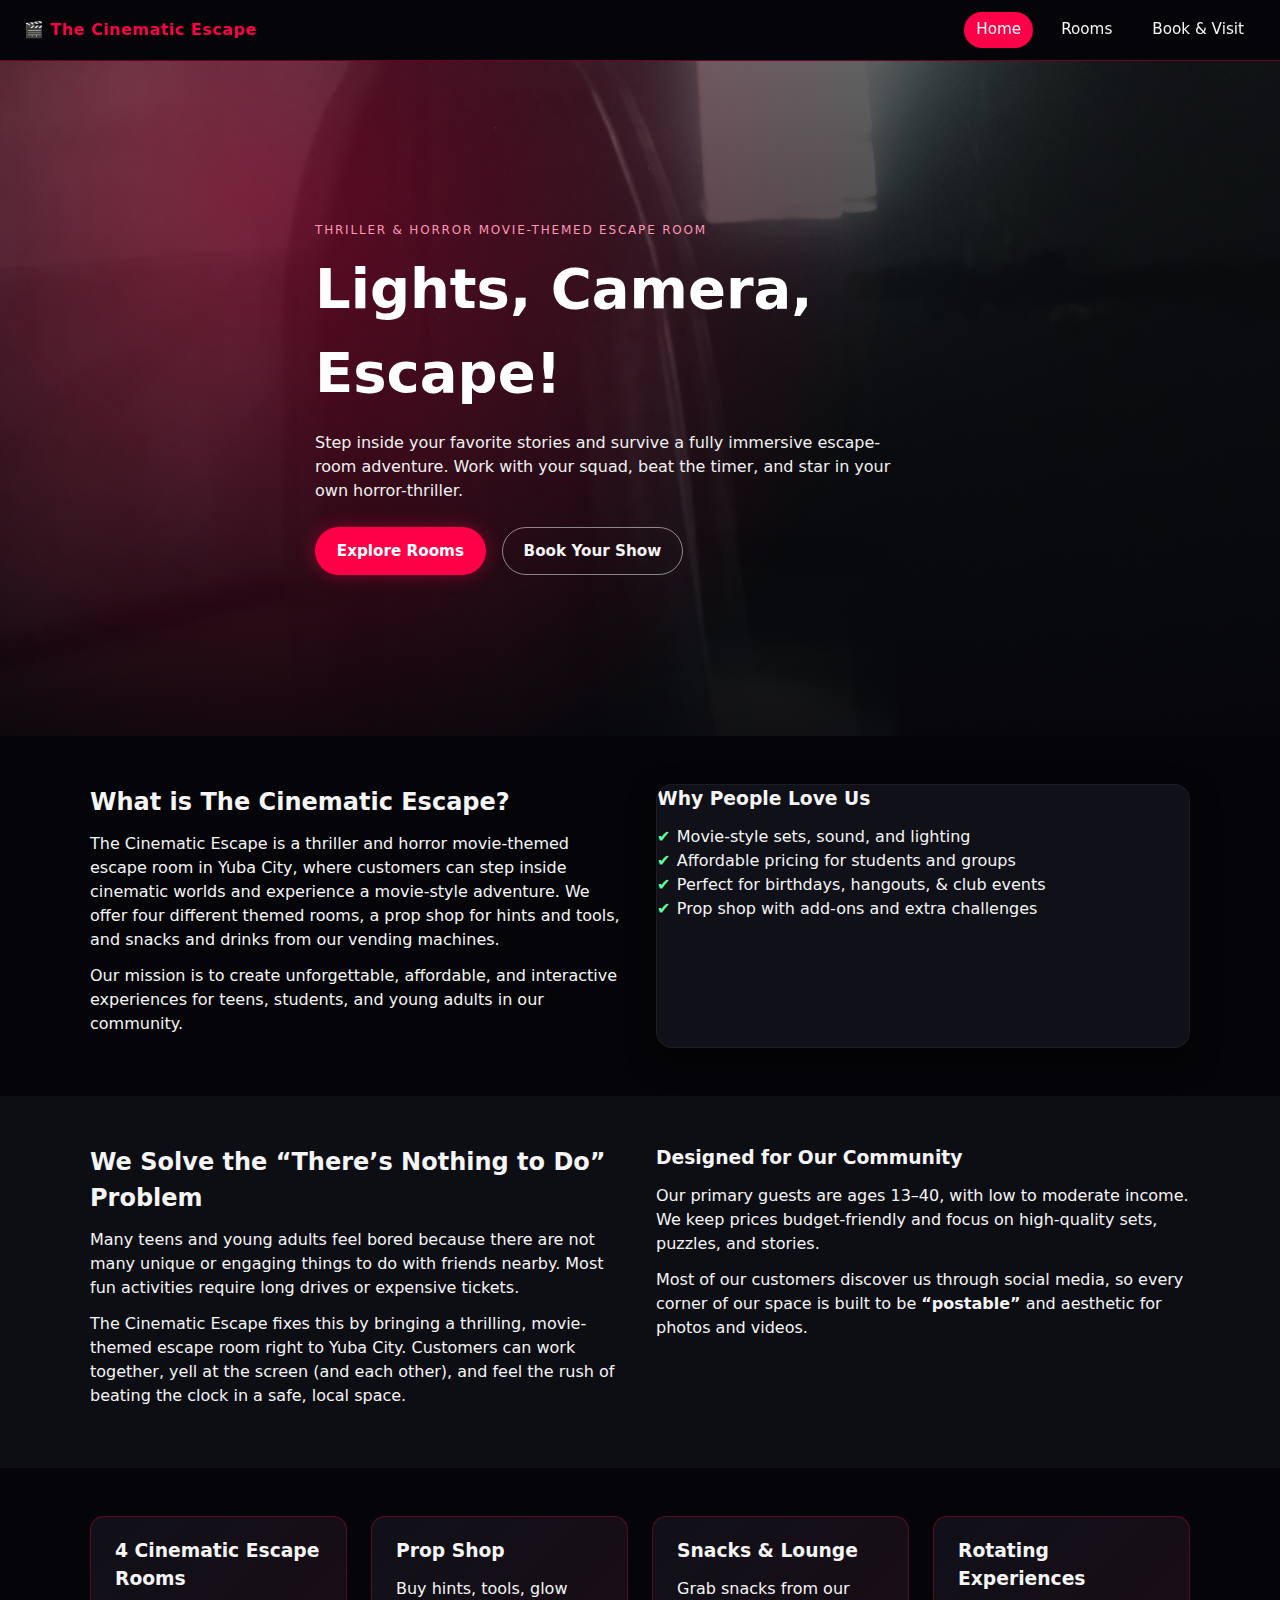
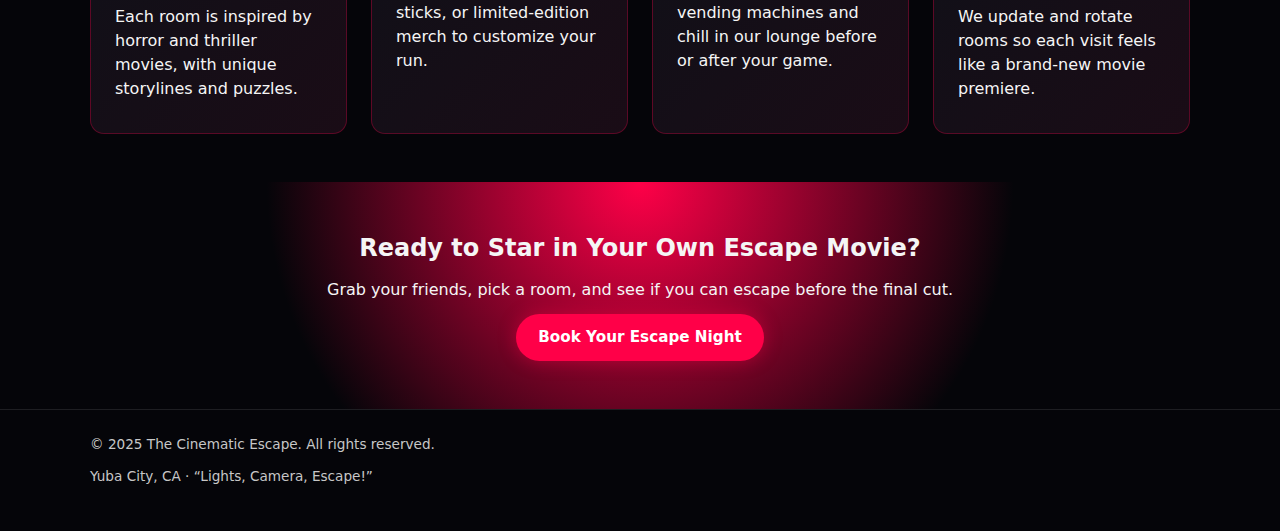
<file: index.html>
<!DOCTYPE html>
<html lang="en">
<head>
    <meta charset="UTF-8">
    <title>The Cinematic Escape | Lights, Camera, Escape!</title>
    <meta name="viewport" content="width=device-width, initial-scale=1.0">
    <link rel="stylesheet" href="styles.css">
    <script defer src="script.js"></script>
</head>
<body>
<header class="site-header">
    <div class="logo">🎬 The Cinematic Escape</div>
    <nav class="nav">
        <a href="index.html" class="nav-link active">Home</a>
        <a href="rooms.html" class="nav-link">Rooms</a>
        <a href="book.html" class="nav-link">Book & Visit</a>
    </nav>
    <button class="menu-toggle" aria-label="Toggle navigation">☰</button>
</header>

<main>
    <!-- HERO SECTION -->
    <section class="hero">
        <div class="hero-overlay"></div>
        <div class="hero-content">
            <p class="hero-kicker">Thriller & Horror Movie-Themed Escape Room</p>
            <h1>Lights, Camera, Escape!</h1>
            <p class="hero-text">
                Step inside your favorite stories and survive a fully immersive escape-room adventure.
                Work with your squad, beat the timer, and star in your own horror-thriller.
            </p>
            <div class="hero-actions">
                <a href="rooms.html" class="btn btn-primary">Explore Rooms</a>
                <a href="book.html" class="btn btn-ghost">Book Your Show</a>
            </div>
        </div>
    </section>

    <!-- ABOUT / MISSION -->
    <section class="section" id="about">
        <div class="section-inner two-column">
            <div>
                <h2>What is The Cinematic Escape?</h2>
                <p>
                    The Cinematic Escape is a thriller and horror movie-themed escape room in Yuba City,
                    where customers can step inside cinematic worlds and experience a movie-style adventure.
                    We offer four different themed rooms, a prop shop for hints and tools, and
                    snacks and drinks from our vending machines.
                </p>
                <p>
                    Our mission is to create unforgettable, affordable, and interactive experiences
                    for teens, students, and young adults in our community.
                </p>
            </div>
            <div class="card highlight-card">
                <h3>Why People Love Us</h3>
                <ul class="checklist">
                    <li>Movie-style sets, sound, and lighting</li>
                    <li>Affordable pricing for students and groups</li>
                    <li>Perfect for birthdays, hangouts, & club events</li>
                    <li>Prop shop with add-ons and extra challenges</li>
                </ul>
            </div>
        </div>
    </section>

    <!-- PROBLEM WE SOLVE -->
    <section class="section section-alt">
        <div class="section-inner two-column">
            <div>
                <h2>We Solve the “There’s Nothing to Do” Problem</h2>
                <p>
                    Many teens and young adults feel bored because there are not many unique or
                    engaging things to do with friends nearby. Most fun activities require long drives
                    or expensive tickets.
                </p>
                <p>
                    The Cinematic Escape fixes this by bringing a thrilling, movie-themed escape room
                    right to Yuba City. Customers can work together, yell at the screen (and each other),
                    and feel the rush of beating the clock in a safe, local space.
                </p>
            </div>
            <div>
                <h3>Designed for Our Community</h3>
                <p>
                    Our primary guests are ages 13–40, with low to moderate income. We keep prices
                    budget-friendly and focus on high-quality sets, puzzles, and stories.
                </p>
                <p>
                    Most of our customers discover us through social media, so every corner of our
                    space is built to be <strong>“postable”</strong> and aesthetic for photos and videos.
                </p>
            </div>
        </div>
    </section>

    <!-- FEATURES STRIP -->
    <section class="section">
        <div class="features-grid">
            <div class="feature">
                <h3>4 Cinematic Escape Rooms</h3>
                <p>Each room is inspired by horror and thriller movies, with unique storylines and puzzles.</p>
            </div>
            <div class="feature">
                <h3>Prop Shop</h3>
                <p>Buy hints, tools, glow sticks, or limited-edition merch to customize your run.</p>
            </div>
            <div class="feature">
                <h3>Snacks & Lounge</h3>
                <p>Grab snacks from our vending machines and chill in our lounge before or after your game.</p>
            </div>
            <div class="feature">
                <h3>Rotating Experiences</h3>
                <p>We update and rotate rooms so each visit feels like a brand-new movie premiere.</p>
            </div>
        </div>
    </section>

    <!-- CALL TO ACTION -->
    <section class="section section-cta">
        <div class="section-inner center-text">
            <h2>Ready to Star in Your Own Escape Movie?</h2>
            <p>Grab your friends, pick a room, and see if you can escape before the final cut.</p>
            <a href="book.html" class="btn btn-primary">Book Your Escape Night</a>
        </div>
    </section>
</main>

<footer class="site-footer">
    <div class="footer-inner">
        <p>&copy; 2025 The Cinematic Escape. All rights reserved.</p>
        <p>Yuba City, CA · “Lights, Camera, Escape!”</p>
    </div>
</footer>
</body>
</html>
</file>
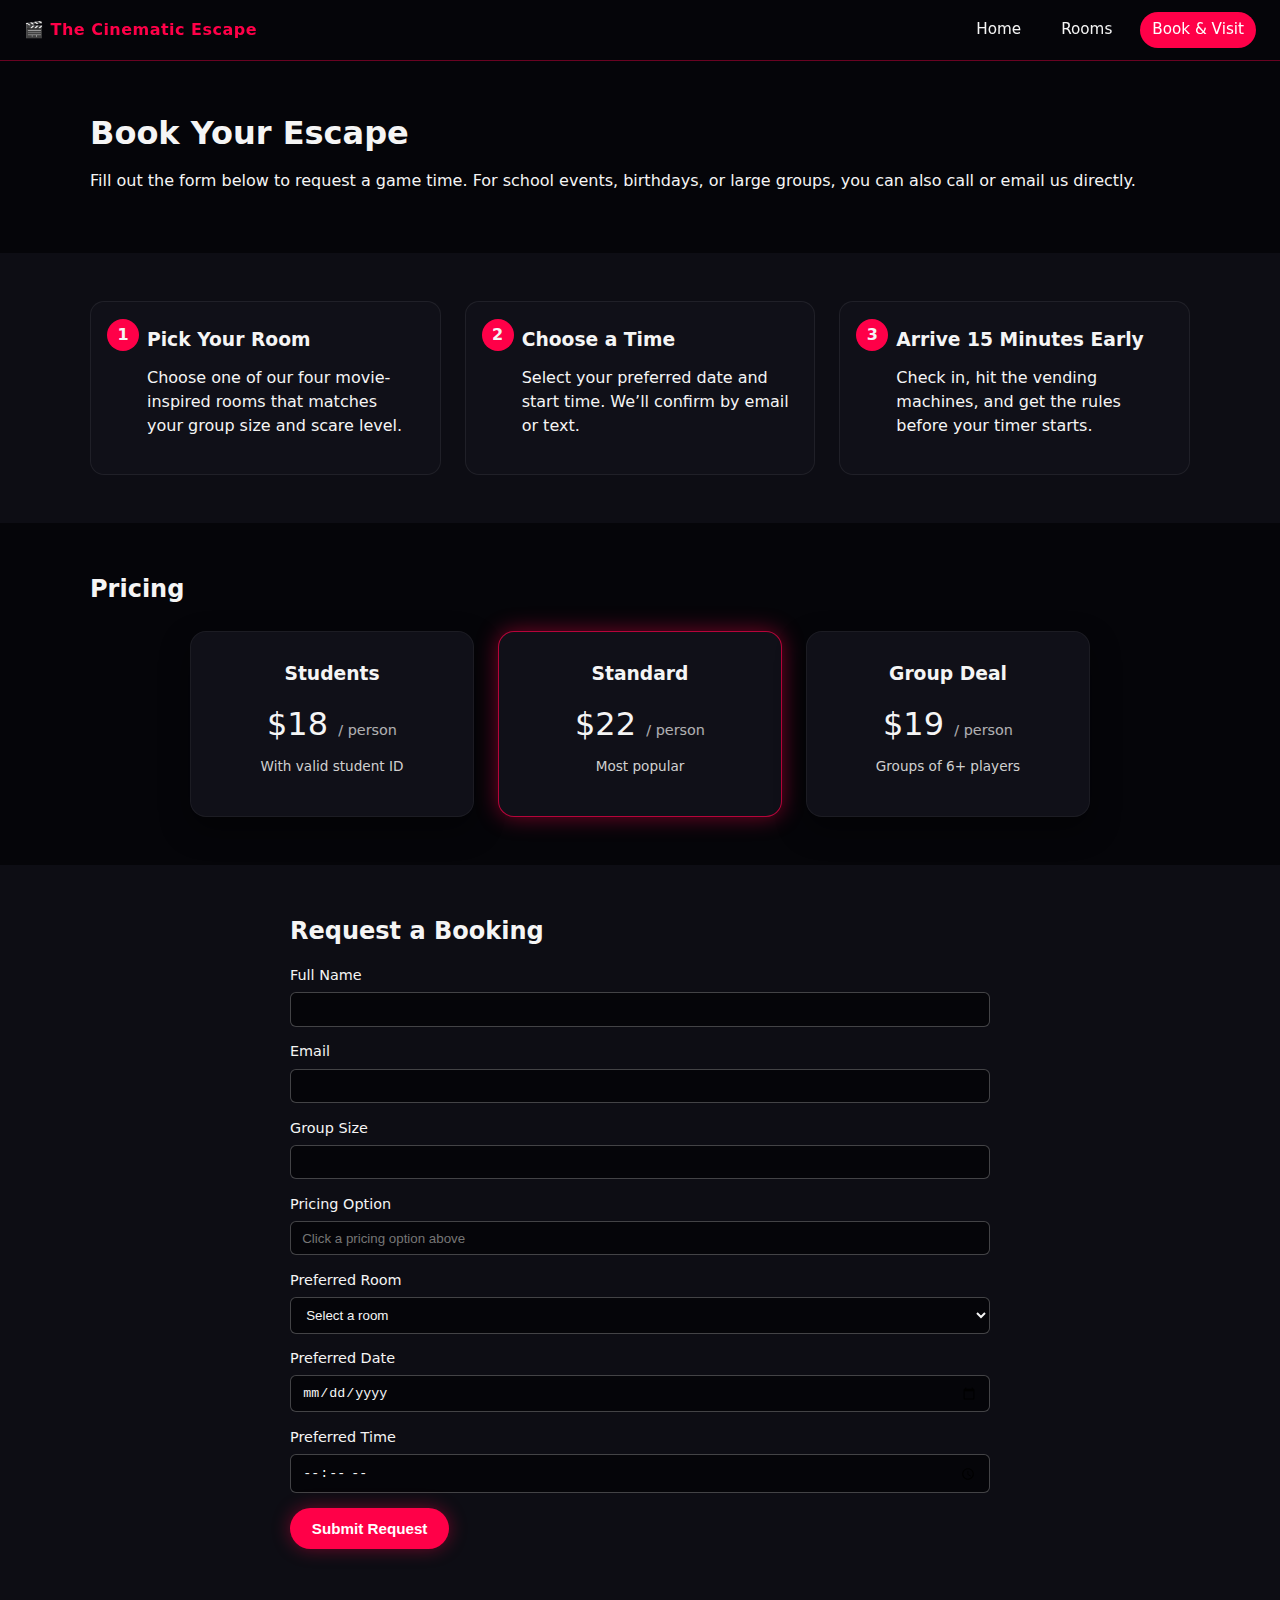
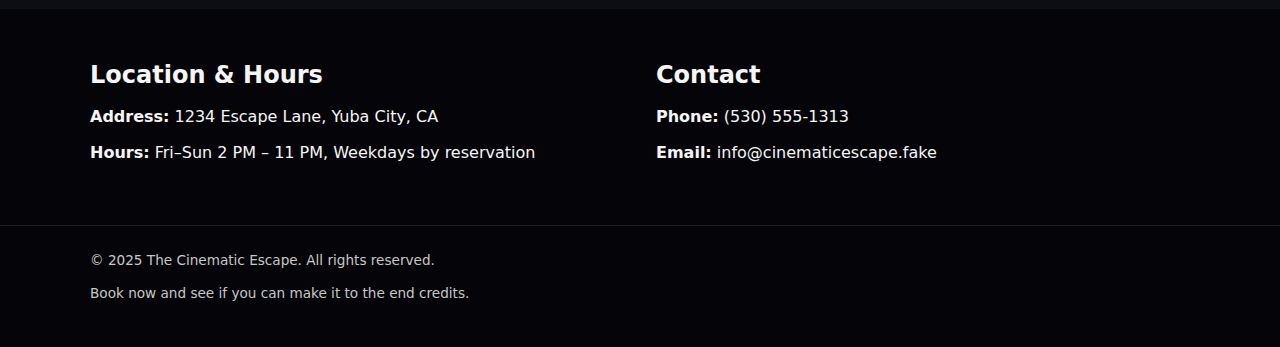
<file: book.html>
<!DOCTYPE html>
<html lang="en">
<head>
    <meta charset="UTF-8">
    <title>Book & Visit | The Cinematic Escape</title>
    <meta name="viewport" content="width=device-width, initial-scale=1.0">
    <link rel="stylesheet" href="styles.css">
    <script defer src="script.js"></script>
</head>
<body>
<header class="site-header">
    <div class="logo">🎬 The Cinematic Escape</div>
    <nav class="nav">
        <a href="index.html" class="nav-link">Home</a>
        <a href="rooms.html" class="nav-link">Rooms</a>
        <a href="book.html" class="nav-link active">Book & Visit</a>
    </nav>
    <button class="menu-toggle" aria-label="Toggle navigation">☰</button>
</header>

<main>
    <section class="section">
        <div class="section-inner">
            <h1>Book Your Escape</h1>
            <p>
                Fill out the form below to request a game time. For school events, birthdays, or
                large groups, you can also call or email us directly.
            </p>
        </div>
    </section>

    <!-- HOW IT WORKS -->
    <section class="section section-alt">
        <div class="steps-grid">
            <div class="step">
                <span class="step-number">1</span>
                <h3>Pick Your Room</h3>
                <p>Choose one of our four movie-inspired rooms that matches your group size and scare level.</p>
            </div>
            <div class="step">
                <span class="step-number">2</span>
                <h3>Choose a Time</h3>
                <p>Select your preferred date and start time. We’ll confirm by email or text.</p>
            </div>
            <div class="step">
                <span class="step-number">3</span>
                <h3>Arrive 15 Minutes Early</h3>
                <p>Check in, hit the vending machines, and get the rules before your timer starts.</p>
            </div>
        </div>
    </section>

    <!-- PRICING -->
    <section class="section">
        <div class="section-inner">
            <h2>Pricing</h2>
            <div class="pricing-grid">
                <div class="card pricing-card" data-plan="Students">
                    <h3>Students</h3>
                    <p class="price">$18 <span>/ person</span></p>
                    <p class="note">With valid student ID</p>
                </div>
                <div class="card pricing-card featured" data-plan="Standard">
                    <h3>Standard</h3>
                    <p class="price">$22 <span>/ person</span></p>
                    <p class="note">Most popular</p>
                </div>
                <div class="card pricing-card" data-plan="Group Deal">
                    <h3>Group Deal</h3>
                    <p class="price">$19 <span>/ person</span></p>
                    <p class="note">Groups of 6+ players</p>
                </div>
            </div>
        </div>
    </section>

    <!-- BOOKING FORM -->
    <section class="section section-alt">
        <div class="section-inner form-wrapper">
            <h2>Request a Booking</h2>
            <p id="selected-plan" class="selected-plan"></p>

            <form id="booking-form" class="booking-form">
                <div class="form-row">
                    <label for="name">Full Name</label>
                    <input type="text" id="name" required>
                </div>
                <div class="form-row">
                    <label for="email">Email</label>
                    <input type="email" id="email" required>
                </div>
                <div class="form-row">
                    <label for="group-size">Group Size</label>
                    <input type="number" id="group-size" min="2" max="10" required>
                </div>
                <div class="form-row">
                    <label for="plan">Pricing Option</label>
                    <input type="text" id="plan" readonly placeholder="Click a pricing option above">
                </div>
                <div class="form-row">
                    <label for="room">Preferred Room</label>
                    <select id="room" required>
                        <option value="">Select a room</option>
                        <option>The Final Cut</option>
                        <option>Detention After Dark</option>
                        <option>The Forgotten Lab</option>
                        <option>Apartment 13B</option>
                    </select>
                </div>
                <div class="form-row">
                    <label for="date">Preferred Date</label>
                    <input type="date" id="date" required>
                </div>
                <div class="form-row">
                    <label for="time">Preferred Time</label>
                    <input type="time" id="time" required>
                </div>
                <button type="submit" class="btn btn-primary">Submit Request</button>
                <p id="form-message" class="form-message" aria-live="polite"></p>
            </form>
        </div>
    </section>

    <!-- CONTACT INFO -->
    <section class="section">
        <div class="section-inner two-column">
            <div>
                <h2>Location & Hours</h2>
                <p><strong>Address:</strong> 1234 Escape Lane, Yuba City, CA</p>
                <p><strong>Hours:</strong> Fri–Sun 2 PM – 11 PM, Weekdays by reservation</p>
            </div>
            <div>
                <h2>Contact</h2>
                <p><strong>Phone:</strong> (530) 555-1313</p>
                <p><strong>Email:</strong> info@cinematicescape.fake</p>
            </div>
        </div>
    </section>
</main>

<footer class="site-footer">
    <div class="footer-inner">
        <p>&copy; 2025 The Cinematic Escape. All rights reserved.</p>
        <p>Book now and see if you can make it to the end credits.</p>
    </div>
</footer>
</body>
</html>
</file>
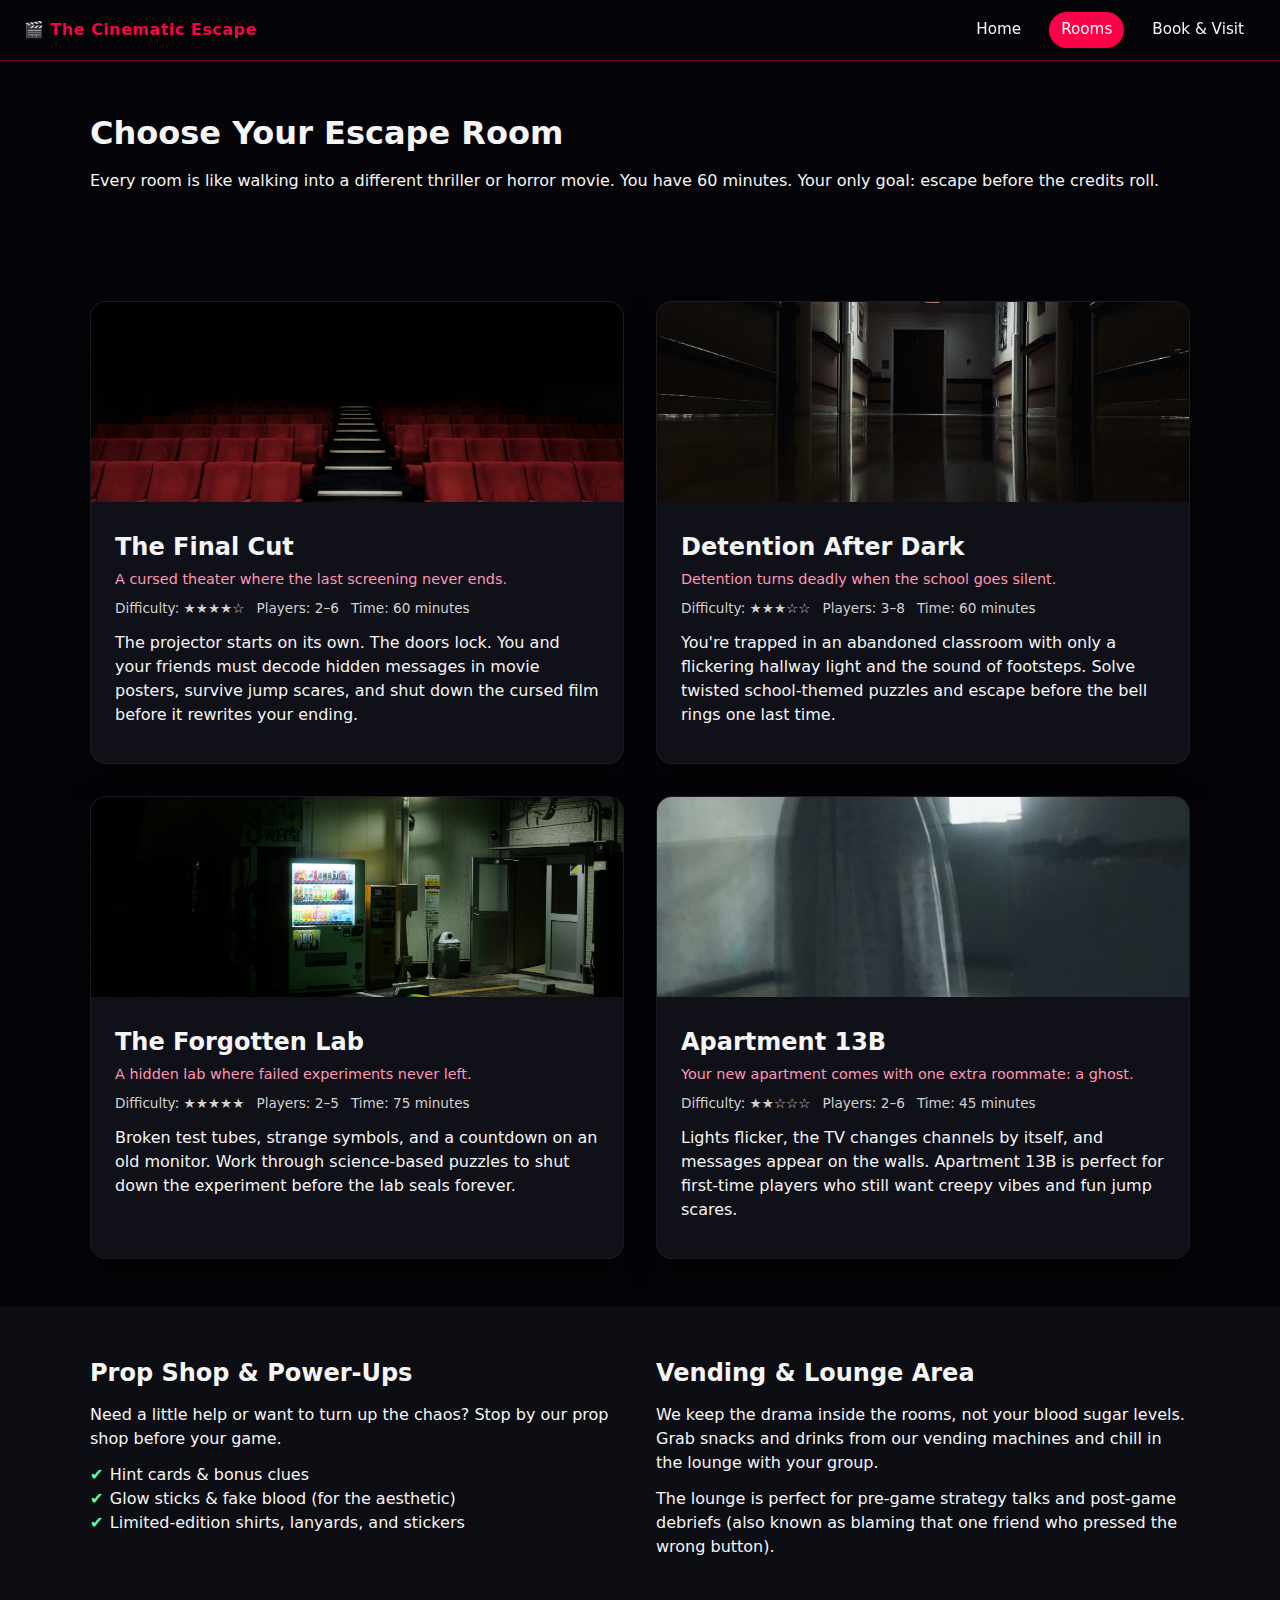
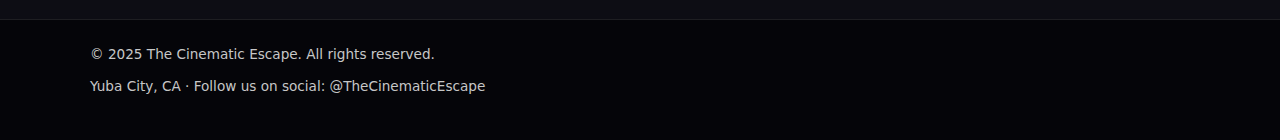
<file: rooms.html>
<!DOCTYPE html>
<html lang="en">
<head>
    <meta charset="UTF-8">
    <title>Rooms | The Cinematic Escape</title>
    <meta name="viewport" content="width=device-width, initial-scale=1.0">
    <link rel="stylesheet" href="styles.css">
    <script defer src="script.js"></script>
</head>
<body>
<header class="site-header">
    <div class="logo">🎬 The Cinematic Escape</div>
    <nav class="nav">
        <a href="index.html" class="nav-link">Home</a>
        <a href="rooms.html" class="nav-link active">Rooms</a>
        <a href="book.html" class="nav-link">Book & Visit</a>
    </nav>
    <button class="menu-toggle" aria-label="Toggle navigation">☰</button>
</header>

<main>
    <section class="section">
        <div class="section-inner">
            <h1>Choose Your Escape Room</h1>
            <p>
                Every room is like walking into a different thriller or horror movie.
                You have 60 minutes. Your only goal: escape before the credits roll.
            </p>
        </div>
    </section>

    <section class="section">
        <div class="cards-grid">
            <!-- ROOM 1 -->
            <article class="card room-card">
                <img src="images/neontheather-room.jpg" alt="Dark neon movie theater escape room" class="card-image">
                <div class="card-body">
                    <h2>The Final Cut</h2>
                    <p class="room-tagline">A cursed theater where the last screening never ends.</p>
                    <ul class="room-meta">
                        <li>Difficulty: ★★★★☆</li>
                        <li>Players: 2–6</li>
                        <li>Time: 60 minutes</li>
                    </ul>
                    <p>
                        The projector starts on its own. The doors lock. You and your friends must
                        decode hidden messages in movie posters, survive jump scares, and shut down
                        the cursed film before it rewrites your ending.
                    </p>
                </div>
            </article>

            <!-- ROOM 2 -->
            <article class="card room-card">
                <img src="images/schoolafterdark-room.jpg" alt="Group solving escape room puzzles" class="card-image">
                <div class="card-body">
                    <h2>Detention After Dark</h2>
                    <p class="room-tagline">Detention turns deadly when the school goes silent.</p>
                    <ul class="room-meta">
                        <li>Difficulty: ★★★☆☆</li>
                        <li>Players: 3–8</li>
                        <li>Time: 60 minutes</li>
                    </ul>
                    <p>
                        You're trapped in an abandoned classroom with only a flickering hallway light
                        and the sound of footsteps. Solve twisted school-themed puzzles and escape
                        before the bell rings one last time.
                    </p>
                </div>
            </article>

            <!-- ROOM 3 -->
            <article class="card room-card">
                <img src="images/scarlab-room.jpg" alt="Creepy lab escape room" class="card-image">
                <div class="card-body">
                    <h2>The Forgotten Lab</h2>
                    <p class="room-tagline">A hidden lab where failed experiments never left.</p>
                    <ul class="room-meta">
                        <li>Difficulty: ★★★★★</li>
                        <li>Players: 2–5</li>
                        <li>Time: 75 minutes</li>
                    </ul>
                    <p>
                        Broken test tubes, strange symbols, and a countdown on an old monitor.
                        Work through science-based puzzles to shut down the experiment before
                        the lab seals forever.
                    </p>
                </div>
            </article>

            <!-- ROOM 4 -->
            <article class="card room-card">
                <img src="images/apartmentghost-room.jpg" alt="Immersive horror escape room scene" class="card-image">
                <div class="card-body">
                    <h2>Apartment 13B</h2>
                    <p class="room-tagline">Your new apartment comes with one extra roommate: a ghost.</p>
                    <ul class="room-meta">
                        <li>Difficulty: ★★☆☆☆</li>
                        <li>Players: 2–6</li>
                        <li>Time: 45 minutes</li>
                    </ul>
                    <p>
                        Lights flicker, the TV changes channels by itself, and messages appear on the walls.
                        Apartment 13B is perfect for first-time players who still want creepy vibes
                        and fun jump scares.
                    </p>
                </div>
            </article>
        </div>
    </section>

    <!-- PROP SHOP & AMENITIES -->
    <section class="section section-alt">
        <div class="section-inner two-column">
            <div>
                <h2>Prop Shop & Power-Ups</h2>
                <p>
                    Need a little help or want to turn up the chaos? Stop by our prop shop before your game.
                </p>
                <ul class="checklist">
                    <li>Hint cards & bonus clues</li>
                    <li>Glow sticks & fake blood (for the aesthetic)</li>
                    <li>Limited-edition shirts, lanyards, and stickers</li>
                </ul>
            </div>
            <div>
                <h2>Vending & Lounge Area</h2>
                <p>
                    We keep the drama inside the rooms, not your blood sugar levels.
                    Grab snacks and drinks from our vending machines and chill in the lounge with your group.
                </p>
                <p>
                    The lounge is perfect for pre-game strategy talks and post-game debriefs
                    (also known as blaming that one friend who pressed the wrong button).
                </p>
            </div>
        </div>
    </section>
</main>

<footer class="site-footer">
    <div class="footer-inner">
        <p>&copy; 2025 The Cinematic Escape. All rights reserved.</p>
        <p>Yuba City, CA · Follow us on social: @TheCinematicEscape</p>
    </div>
</footer>
</body>
</html>
</file>
<file: styles.css>
/* BASIC RESET */
*,
*::before,
*::after {
    box-sizing: border-box;
    margin: 0;
    padding: 0;
}

body {
    font-family: system-ui, -apple-system, BlinkMacSystemFont, "Segoe UI", sans-serif;
    background-color: #050509;
    color: #f5f5f5;
    line-height: 1.5;
}

/* GLOBAL LAYOUT */
.section {
    padding: 3rem 1.5rem;
}

.section-alt {
    background: #0d0d14;
}

.section-inner {
    max-width: 1100px;
    margin: 0 auto;
}

.two-column {
    display: grid;
    gap: 2rem;
}

.center-text {
    text-align: center;
}

/* HEADER & NAV */
.site-header {
    position: sticky;
    top: 0;
    z-index: 100;
    display: flex;
    align-items: center;
    justify-content: space-between;
    padding: 0.75rem 1.5rem;
    background: rgba(5, 5, 9, 0.95);
    border-bottom: 1px solid rgba(255, 0, 72, 0.4);
    backdrop-filter: blur(8px);
}

.logo {
    font-weight: 700;
    letter-spacing: 0.03em;
    color: #ff0048;
}

.nav {
    display: flex;
    gap: 1rem;
}

.nav-link {
    color: #f5f5f5;
    text-decoration: none;
    font-size: 0.95rem;
    padding: 0.4rem 0.75rem;
    border-radius: 999px;
    transition: background 0.2s, color 0.2s;
}

.nav-link:hover {
    background: rgba(255, 255, 255, 0.08);
}

.nav-link.active {
    background: #ff0048;
    color: white;
}

.menu-toggle {
    display: none;
    background: none;
    border: none;
    color: #f5f5f5;
    font-size: 1.5rem;
}

/* HERO */
.hero {
    position: relative;
    height: 75vh;
    min-height: 420px;
    display: flex;
    align-items: center;
    justify-content: center;
    text-align: left;
    color: #fff;
    padding: 0 1.5rem;
    background-image: linear-gradient(
            to bottom,
            rgba(0,0,0,0.6),
            rgba(5,5,9,0.95)
        ),
        url("images/apartmentghost-room.jpg");
    background-size: cover;
    background-position: center;
}

.hero-overlay {
    position: absolute;
    inset: 0;
    background: radial-gradient(circle at 20% 20%, rgba(255,0,72,0.35), transparent 55%);
    pointer-events: none;
}

.hero-content {
    position: relative;
    max-width: 650px;
    z-index: 1;
}

.hero-kicker {
    text-transform: uppercase;
    letter-spacing: 0.15em;
    font-size: 0.75rem;
    color: #ff96b7;
    margin-bottom: 0.5rem;
}

.hero h1 {
    font-size: clamp(2.4rem, 5vw, 3.5rem);
    margin-bottom: 1rem;
}

.hero-text {
    font-size: 1rem;
    max-width: 90%;
    margin-bottom: 1.5rem;
    color: #f1f1f1;
}

.hero-actions {
    display: flex;
    gap: 1rem;
}

/* BUTTONS */
.btn {
    display: inline-block;
    padding: 0.7rem 1.3rem;
    border-radius: 999px;
    text-decoration: none;
    font-weight: 600;
    font-size: 0.95rem;
    border: 1px solid transparent;
    cursor: pointer;
    transition: transform 0.15s, box-shadow 0.15s, background 0.15s, color 0.15s;
}

.btn-primary {
    background: #ff0048;
    color: #fff;
    box-shadow: 0 0 18px rgba(255,0,72,0.4);
}

.btn-primary:hover {
    transform: translateY(-1px);
    box-shadow: 0 0 25px rgba(255,0,72,0.6);
}

.btn-ghost {
    background: transparent;
    color: #f5f5f5;
    border-color: rgba(255,255,255,0.5);
}

.btn-ghost:hover {
    background: rgba(255,255,255,0.08);
}

/* TYPOGRAPHY */
h1, h2, h3, h4 {
    font-weight: 700;
    margin-bottom: 0.75rem;
}

p {
    margin-bottom: 0.75rem;
}

ul {
    list-style: none;
}

/* CARDS & GRIDS */
.cards-grid {
    max-width: 1100px;
    margin: 0 auto;
    display: grid;
    gap: 2rem;
}

.card {
    background: #101018;
    border-radius: 16px;
    overflow: hidden;
    border: 1px solid rgba(255,255,255,0.05);
    box-shadow: 0 12px 30px rgba(0,0,0,0.45);
}

.card-image {
    width: 100%;
    height: 200px;
    object-fit: cover;
}

.card-body {
    padding: 1.25rem 1.5rem 1.5rem;
}

.room-card h2 {
    margin-bottom: 0.25rem;
}

.room-tagline {
    font-size: 0.9rem;
    color: #ff96b7;
    margin-bottom: 0.5rem;
}

.room-meta {
    display: flex;
    flex-wrap: wrap;
    gap: 0.75rem;
    font-size: 0.85rem;
    color: #d0d0d0;
    margin-bottom: 0.75rem;
}

/* FEATURE STRIP */
.features-grid {
    max-width: 1100px;
    margin: 0 auto;
    display: grid;
    gap: 1.5rem;
}

.feature {
    padding: 1.25rem 1.5rem;
    border-radius: 14px;
    background: linear-gradient(135deg, #101018, #1a0c16);
    border: 1px solid rgba(255,0,72,0.3);
}

/* CHECKLIST */
.checklist {
    list-style: none;
    padding-left: 0;
}

.checklist li::before {
    content: "✔";
    margin-right: 0.4rem;
    color: #5cff9b;
}

/* CTA SECTION */
.section-cta {
    background: radial-gradient(circle at top, #ff0048 0, #050509 55%);
}

/* STEPS */
.steps-grid {
    max-width: 1100px;
    margin: 0 auto;
    display: grid;
    gap: 1.5rem;
}

.step {
    position: relative;
    padding: 1.5rem 1.5rem 1.5rem 3.5rem;
    border-radius: 14px;
    background: #101018;
    border: 1px solid rgba(255,255,255,0.07);
}

.step-number {
    position: absolute;
    left: 1rem;
    top: 1.1rem;
    width: 2rem;
    height: 2rem;
    border-radius: 999px;
    background: #ff0048;
    display: inline-flex;
    align-items: center;
    justify-content: center;
    font-weight: 700;
}

/* PRICING */
.pricing-grid {
    display: grid;
    gap: 1.5rem;
    max-width: 900px;
    margin: 1.5rem auto 0;
}

.pricing-card {
    text-align: center;
    padding: 1.75rem 1.5rem;
    cursor: pointer;
    transition: border 0.15s, box-shadow 0.15s, transform 0.15s;
}

.pricing-card:hover {
    transform: translateY(-2px);
    box-shadow: 0 0 22px rgba(255,0,72,0.35);
}

.pricing-card.featured {
    border-color: rgba(255,0,72,0.7);
    box-shadow: 0 0 22px rgba(255,0,72,0.45);
}

.pricing-card.selected {
    border-color: rgba(92,255,155,0.8);
    box-shadow: 0 0 24px rgba(92,255,155,0.6);
}

.price {
    font-size: 2rem;
    margin: 0.5rem 0;
}

.price span {
    font-size: 0.9rem;
    opacity: 0.7;
}

.note {
    font-size: 0.85rem;
    color: #d0d0d0;
}

.tiny-text {
    font-size: 0.75rem;
    color: #b3b3b3;
    margin-top: 0.75rem;
}

/* FORM */
.form-wrapper {
    max-width: 700px;
    margin: 0 auto;
}

.booking-form {
    margin-top: 1rem;
}

.form-row {
    margin-bottom: 0.9rem;
    display: flex;
    flex-direction: column;
    gap: 0.35rem;
}

label {
    font-size: 0.9rem;
}

input,
select {
    padding: 0.55rem 0.7rem;
    border-radius: 6px;
    border: 1px solid rgba(255,255,255,0.25);
    background: #050509;
    color: #f5f5f5;
}

input:focus,
select:focus {
    outline: 2px solid #ff0048;
    outline-offset: 1px;
}

.form-message {
    margin-top: 0.75rem;
    font-size: 0.9rem;
}

.selected-plan {
    font-size: 0.9rem;
    color: #5cff9b;
    margin-top: 0.25rem;
    margin-bottom: 0.5rem;
}

/* FOOTER */
.site-footer {
    padding: 1.5rem 1.5rem 2rem;
    border-top: 1px solid rgba(255,255,255,0.1);
    background: #050509;
}

.footer-inner {
    max-width: 1100px;
    margin: 0 auto;
    font-size: 0.85rem;
    color: #c7c7c7;
}

/* RESPONSIVE */
@media (min-width: 700px) {
    .cards-grid {
        grid-template-columns: repeat(2, minmax(0, 1fr));
    }

    .features-grid {
        grid-template-columns: repeat(4, minmax(0, 1fr));
    }

    .steps-grid {
        grid-template-columns: repeat(3, minmax(0, 1fr));
    }

    .pricing-grid {
        grid-template-columns: repeat(3, minmax(0, 1fr));
    }

    .two-column {
        grid-template-columns: repeat(2, minmax(0, 1fr));
    }
}

@media (max-width: 640px) {
    .hero {
        text-align: left;
        align-items: flex-end;
        padding-bottom: 3.5rem;
    }

    .hero-actions {
        flex-direction: column;
        align-items: flex-start;
    }

    .nav {
        position: absolute;
        right: 1.5rem;
        top: 3.3rem;
        flex-direction: column;
        background: #050509;
        padding: 0.75rem;
        border-radius: 10px;
        border: 1px solid rgba(255,255,255,0.1);
        display: none;
    }

    .nav.open {
        display: flex;
    }

    .menu-toggle {
        display: block;
    }
}
</file>
